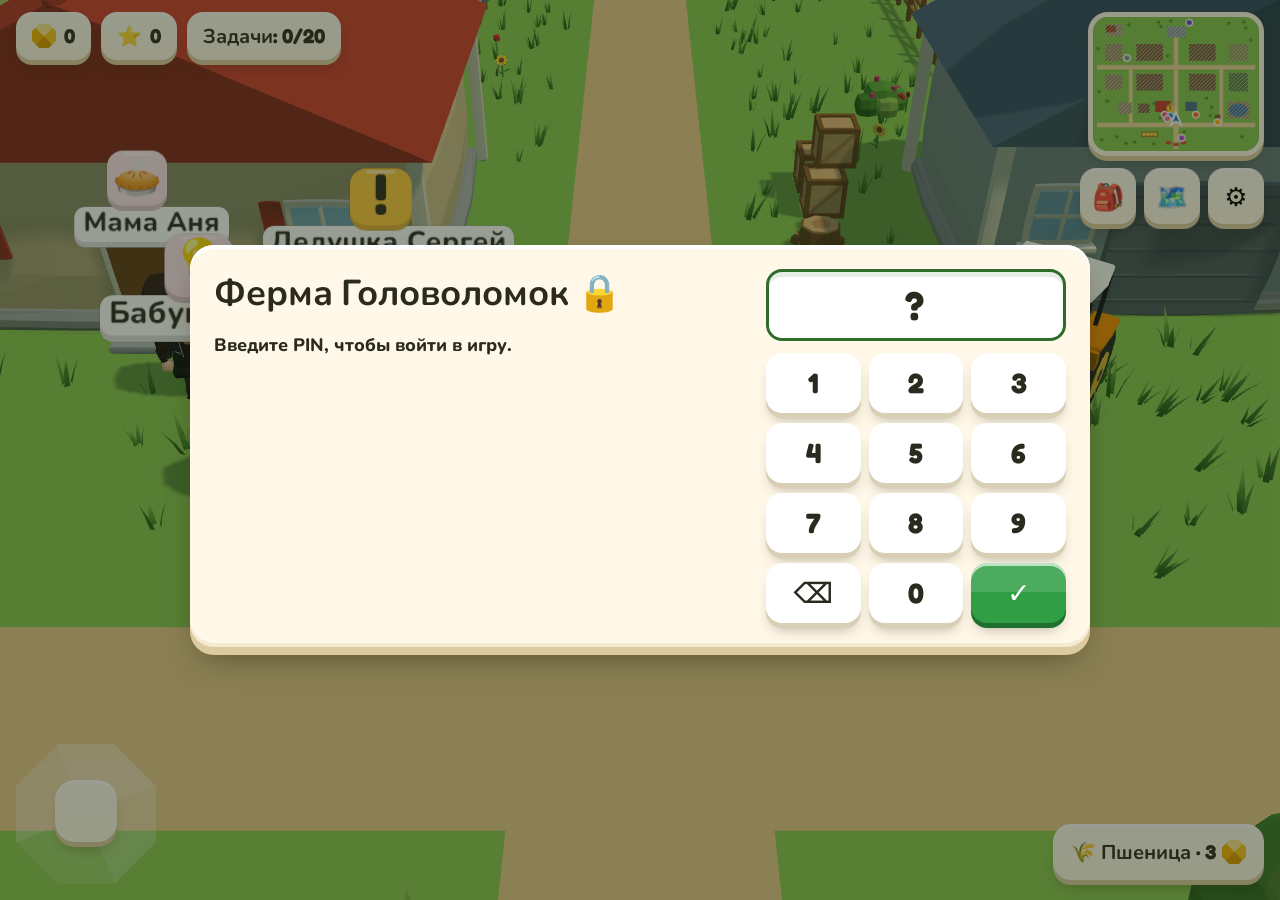
<file: index.html>
<!doctype html>
<html lang="ru">
<head>
<meta charset="utf-8">
<meta name="viewport" content="width=device-width,initial-scale=1,viewport-fit=cover,user-scalable=no">
<meta name="theme-color" content="#86c34f">
<title>Ферма Головоломок</title>
<link rel="icon" href="assets/icons/icon-192.png">
<link rel="manifest" href="manifest.webmanifest">
<link rel="apple-touch-icon" href="assets/icons/icon-180.png">
<meta name="apple-mobile-web-app-capable" content="yes">
<meta name="mobile-web-app-capable" content="yes">
<meta name="apple-mobile-web-app-status-bar-style" content="black-translucent">
<meta name="apple-mobile-web-app-title" content="Ферма">
<link rel="stylesheet" href="css/style.css">
<script type="importmap">
{ "imports": {
  "three": "./vendor/three/build/three.module.min.js",
  "three/addons/": "./vendor/three/addons/"
} }
</script>
</head>
<body>
<div class="load" id="load">
  <div class="load-title">Ферма Головоломок</div>
  <div class="bar"><div id="loadBar"></div></div>
  <div class="load-text" id="loadText">Загружаю ферму… 0%</div>
</div>

<div class="hud">
  <div class="chip"><span class="coin"></span><span id="coins">0</span></div>
  <div class="chip">⭐ <span id="stars">0</span></div>
  <div class="chip"><span>Задачи: <span id="solved">0</span>/20</span></div>
</div>

<div class="side">
  <canvas id="minimap" class="minimap" aria-label="Миникарта. Нажми, чтобы открыть большую карту"></canvas>
  <div class="side-btns">
    <button class="rbtn" id="btnCollection" aria-label="Коллекция">🎒</button>
    <button class="rbtn" id="btnMap" aria-label="Карта">🗺️</button>
    <button class="rbtn" id="btnSettings" aria-label="Настройки">⚙️</button>
  </div>
</div>

<button class="seed-btn" id="seedBtn" aria-label="Выбрать семена"></button>
<button class="seed-btn ride-btn" id="rideBtn" hidden></button>
<div class="joy" id="joy" aria-label="Джойстик"><div class="joy-knob" id="joyKnob"></div></div>
<div class="farm-bar" id="farmBar"></div>
<div class="toast" id="toast" hidden></div>
<div class="coach" id="coach" hidden></div>
<div class="rotate" id="rotate"><div>📱↻</div>Поверни планшет горизонтально</div>
<div class="veil" id="veil" hidden><div class="dlg" id="dlg"></div></div>

<div class="bigmap" id="bigmap" hidden>
  <div class="bigmap-head"><b>Карта фермы</b><span>Нажми на место — Лев пойдёт туда</span><button class="rbtn" id="bigmapClose" aria-label="Закрыть">✕</button></div>
  <canvas id="bigmapCanvas"></canvas>
</div>

<script type="module" src="js/main.js"></script>
</body>
</html>
</file>
<file: css/style.css>
/* Шрифты локально: Fredoka (цифры, латиница) + Nunito (кириллица) */
@font-face { font-family: Fredoka; font-weight: 700; font-display: swap; src: url(../assets/fonts/fredoka-latin-700-normal.woff2) format('woff2'); }
@font-face { font-family: Nunito; font-weight: 700; font-display: swap; src: url(../assets/fonts/nunito-cyrillic-700-normal.woff2) format('woff2'); unicode-range: U+0400-045F, U+0490-0491, U+04B0-04B1, U+2116; }
@font-face { font-family: Nunito; font-weight: 700; font-display: swap; src: url(../assets/fonts/nunito-latin-700-normal.woff2) format('woff2'); unicode-range: U+0000-00FF, U+2000-206F; }
@font-face { font-family: Nunito; font-weight: 800; font-display: swap; src: url(../assets/fonts/nunito-cyrillic-800-normal.woff2) format('woff2'); unicode-range: U+0400-045F, U+0490-0491, U+04B0-04B1, U+2116; }
@font-face { font-family: Nunito; font-weight: 800; font-display: swap; src: url(../assets/fonts/nunito-latin-800-normal.woff2) format('woff2'); unicode-range: U+0000-00FF, U+2000-206F; }
@font-face { font-family: Nunito; font-weight: 900; font-display: swap; src: url(../assets/fonts/nunito-cyrillic-900-normal.woff2) format('woff2'); unicode-range: U+0400-045F, U+0490-0491, U+04B0-04B1, U+2116; }
@font-face { font-family: Nunito; font-weight: 900; font-display: swap; src: url(../assets/fonts/nunito-latin-900-normal.woff2) format('woff2'); unicode-range: U+0000-00FF, U+2000-206F; }

/* Стиль интерфейса — как у 3D-мира: «мягкие кубики». Каждая кнопка и плашка — толстый блок:
   светлая верхняя грань (блик), нижняя грань-подставка цвета самого блока (--edge), при нажатии блок вдавливается.
   Вместо плавных градиентов — плоские грани с жёсткими границами, как у низкополигональных моделей. */
:root {
  --leaf: #2f6b2a; --sun: #ffc93c; --paper: #fff8e8; --ink: #2b2a1f; --clay: #e2622b; --ok: #2f9e44; --bad: #d6336c;
  --paper-edge: #dccb9f; --white-edge: #d8cfb6; --sun-edge: #c99a12; --ok-edge: #1f6f2f; --clay-edge: #a8431a; --muted: #75664a;
  --disp: "Fredoka", "Nunito", system-ui, sans-serif; --body: "Nunito", system-ui, sans-serif;
  --top: calc(env(safe-area-inset-top, 0px) + 12px);
  --l: max(16px, env(safe-area-inset-left, 0px)); --r: max(16px, env(safe-area-inset-right, 0px));
  --rb: 16px; --rp: 24px;                    /* скругление блока и окна */
  --lift: 5px;                                /* высота блока над «землёй» */
  --hi: inset 0 3px 0 rgba(255,255,255,.65); /* блик на верхней грани */
  --drop: 0 calc(var(--lift) + 6px) 14px -6px rgba(45,35,10,.38);
  --sheen: linear-gradient(rgba(255,255,255,.14) 0 48%, transparent 48%); /* две плоские грани: верхняя светлее */
  color-scheme: light;
}
* { box-sizing: border-box; }
html, body { margin: 0; height: 100%; overflow: hidden; background: #86c34f; color: var(--ink); font-family: var(--body);
  touch-action: none; user-select: none; -webkit-user-select: none; -webkit-touch-callout: none; }
canvas.scene { position: fixed; inset: 0; display: block; }
button { font-family: var(--disp); cursor: pointer; -webkit-tap-highlight-color: transparent; }
button:focus-visible { outline: 3px solid #1c7ed6; outline-offset: 3px; }
button:disabled { cursor: default; filter: saturate(.4); opacity: .7; }
[hidden] { display: none !important; }

/* Блок: общий вид кнопок и плашек */
.chip, .rbtn, .btn, .keys button, .tab, .seed-btn, .peek, .x, .joy-knob {
  --edge: var(--white-edge);
  background-image: var(--sheen);
  box-shadow: var(--hi), 0 var(--lift) 0 var(--edge), var(--drop);
  transition: transform .08s, box-shadow .08s;
}
.rbtn:active, .btn:active, .keys button:active, .tab:active, .seed-btn:active, .peek:active, .x:active {
  transform: translateY(calc(var(--lift) - 1px)); box-shadow: var(--hi), 0 1px 0 var(--edge);
}

/* Загрузка: поле из плоских граней */
.load { position: fixed; inset: 0; z-index: 50; display: flex; flex-direction: column; align-items: center; justify-content: center; gap: 18px; color: #fff;
  background: linear-gradient(118deg, #7fbf45 0 28%, transparent 28%), linear-gradient(242deg, #6aa63a 0 34%, transparent 34%),
    linear-gradient(200deg, #9ad35c 0 48%, transparent 48%), linear-gradient(160deg, #8cc94f 0 56%, #5e9a33 56%); }
.load-title { font: 700 44px var(--disp); text-shadow: 0 4px 0 #3f7a26; }
.bar { width: min(420px, 80vw); height: 24px; border-radius: 10px; background: #4f8a2c; box-shadow: inset 0 4px 0 rgba(0,0,0,.18), 0 4px 0 #3f7a26; overflow: hidden; }
.bar div { height: 100%; width: 0; background: var(--sun) var(--sheen); border-radius: 10px; transition: width .2s; }
.load-text { font: 800 18px var(--body); text-shadow: 0 2px 0 #3f7a26; }

/* Верхняя панель */
.hud { position: fixed; top: var(--top); left: var(--l); display: flex; gap: 10px; flex-wrap: wrap; pointer-events: none; z-index: 5; }
.chip { --edge: var(--paper-edge); background-color: var(--paper); border-radius: var(--rb); padding: 8px 16px; font: 700 20px var(--disp);
  display: flex; gap: 8px; align-items: center; min-height: 48px; }
/* монета — восьмиугольник из четырёх плоских граней */
.coin { width: 24px; height: 24px; flex: none; clip-path: polygon(30% 0, 70% 0, 100% 30%, 100% 70%, 70% 100%, 30% 100%, 0 70%, 0 30%);
  background: conic-gradient(from -45deg, #ffe58a 0 25%, #fcc419 0 50%, #d99a00 0 75%, #f5b301 0); }

/* Миникарта и кнопки справа */
.side { position: fixed; top: var(--top); right: var(--r); display: flex; flex-direction: column; align-items: flex-end; gap: 12px; z-index: 5; }
.minimap { border-radius: 20px; border: 5px solid var(--paper); box-shadow: 0 var(--lift) 0 var(--paper-edge), var(--drop); background: #86c34f; }
.side-btns { display: flex; gap: 8px; }
.rbtn { --edge: var(--paper-edge); width: 56px; height: 56px; border: 0; border-radius: var(--rb); background-color: var(--paper); font-size: 26px; }

/* Подсказка-тост */
.toast { position: fixed; left: 50%; bottom: calc(env(safe-area-inset-bottom, 0px) + 26px); transform: translateX(-50%); z-index: 6;
  background: #2b2a1f var(--sheen); color: #fff; padding: 12px 20px; border-radius: var(--rb); font: 800 18px var(--body);
  box-shadow: inset 0 3px 0 rgba(255,255,255,.12), 0 5px 0 #14130d, var(--drop);
  pointer-events: none; max-width: calc(100% - 32px); text-align: center; animation: pop .25s; }

/* Большая карта */
.bigmap { position: fixed; inset: 0; z-index: 20; background: rgba(30,40,20,.6); display: flex; flex-direction: column; align-items: center; justify-content: center; gap: 12px;
  padding: var(--top) var(--r) 16px var(--l); animation: pop .2s; }
.bigmap-head { display: flex; align-items: center; gap: 16px; color: #fff; text-shadow: 0 2px 0 rgba(0,0,0,.3); }
.bigmap-head b { font: 700 28px var(--disp); }
.bigmap-head span { font: 800 16px var(--body); }
#bigmapCanvas { border-radius: 20px; border: 6px solid var(--paper); box-shadow: 0 7px 0 var(--paper-edge), 0 16px 28px -8px rgba(0,0,0,.45); }

/* Кольцо в точке касания — восьмиугольник, как грани в мире */
.ping { position: fixed; width: 46px; height: 46px; margin: -23px 0 0 -23px; pointer-events: none; z-index: 4; background: #fff;
  clip-path: polygon(evenodd, 30% 0, 70% 0, 100% 30%, 100% 70%, 70% 100%, 30% 100%, 0 70%, 0 30%, 0 30%, 12% 36%, 12% 64%, 36% 88%, 64% 88%, 88% 64%, 88% 36%, 64% 12%, 36% 12%, 12% 36%, 0 30%);
  animation: ping .5s ease-out forwards; }

@keyframes pop { from { transform: translateX(var(--tx, 0)) scale(.85); opacity: 0; } to { opacity: 1; } }
.toast { --tx: -50%; }
@keyframes ping { from { transform: scale(.3); opacity: 1; } to { transform: scale(1.3); opacity: 0; } }
@media (prefers-reduced-motion: reduce) { * { animation: none !important; transition: none !important; } }
@media (max-height: 520px) { .minimap { width: 132px !important; height: 108px !important; } }

/* ---------- Диалоги и задачи ---------- */
.veil { position: fixed; inset: 0; z-index: 30; background: rgba(30,40,20,.45); display: flex; align-items: center; justify-content: center;
  padding: 16px var(--r) 24px var(--l); }
/* окно — большой блок: светлая кромка сверху, толстая подставка снизу */
.dlg { position: relative; background: var(--paper); border-radius: var(--rp); max-width: 900px; width: 100%; max-height: 100%; overflow: auto;
  display: flex; flex-wrap: wrap; gap: 20px; padding: 24px; animation: pop .25s;
  box-shadow: inset 0 4px 0 #fff, inset 0 -4px 0 rgba(160,130,70,.12), 0 8px 0 var(--paper-edge), 0 20px 32px -12px rgba(30,25,10,.5); }
.dlg.bottom { align-self: flex-end; max-width: 980px; padding: 18px 22px; margin-bottom: env(safe-area-inset-bottom, 0px); cursor: pointer; }
.dlg .l { flex: 1 1 360px; min-width: 0; display: flex; flex-direction: column; gap: 14px; }
/* портрет — квадратная плитка-кубик */
.face { width: 84px; height: 84px; border-radius: 22px; flex: none; overflow: hidden;
  box-shadow: inset 0 3px 0 rgba(255,255,255,.55), inset 0 -5px 0 rgba(0,0,0,.1), 0 4px 0 rgba(120,90,30,.25); }
.face img { width: 100%; height: 100%; display: block; }
.facebox { display: flex; flex-direction: column; align-items: center; gap: 8px; flex: none; }
.peek { border: 0; border-radius: 12px; background-color: #fff; font: 800 13px var(--body); color: var(--ink); padding: 6px 10px; white-space: nowrap; --lift: 3px; }
body.peeking .veil { background: transparent; pointer-events: none; }
body.peeking .dlg, body.peeking .hud, body.peeking .side, body.peeking .joy, body.peeking .farm-bar, body.peeking .seed-btn { display: none; }
.peek-x { position: fixed; z-index: 40; top: calc(14px + env(safe-area-inset-top, 0px)); right: calc(14px + env(safe-area-inset-right, 0px));
  width: 60px; height: 60px; font-size: 34px; }
.talk { display: flex; gap: 18px; align-items: center; width: 100%; }
.talk-body { flex: 1; min-width: 0; }
.talk-body b { font: 700 22px var(--disp); color: var(--clay); }
.say { font: 800 21px/1.4 var(--body); margin-top: 4px; }
.next { flex: none; }
.who { display: flex; gap: 14px; align-items: center; }
.who b { font: 700 24px var(--disp); display: block; }
.who span { font: 800 14px var(--body); color: var(--muted); }
.stars { margin-left: auto; font-size: 30px; letter-spacing: 2px; white-space: nowrap; }
.stars i, .big-stars i { font-style: normal; color: #d8cfb6; }
.stars i.on, .big-stars i.on { color: #f5b301; text-shadow: 0 3px 0 #b07800; }
.q { font: 800 21px/1.45 var(--body); }
.q.small { font-size: 18px; }
/* подсказки — плоские цветные плитки с утопленной нижней гранью */
.note, .hint, .sol { border-radius: 14px; box-shadow: inset 0 -4px 0 rgba(0,0,0,.07); }
.note { background: #d3f9d8; padding: 10px 14px; font: 800 17px var(--body); color: #1f6f2f; }
.hint { background: #fff1b8; border: 2px solid var(--sun); padding: 12px 14px; font: 800 18px/1.4 var(--body); margin-bottom: 8px; }
.hint small, .sol small { display: block; font-size: 13px; color: #7a5c00; margin-bottom: 2px; }
.sol { background: #e7f5ff; padding: 12px 14px; font: 800 18px/1.4 var(--body); }
.sol small { color: #1864ab; }
.msg { font: 900 18px var(--body); color: var(--bad); min-height: 24px; }
.pad { flex: 0 1 300px; display: flex; flex-direction: column; gap: 12px; min-width: 260px; margin: 0 auto; }
/* поле ответа — утопленная ячейка */
.ans { height: 72px; border-radius: var(--rb); border: 3px solid var(--leaf); background: #fff; font: 700 40px var(--disp);
  box-shadow: inset 0 5px 0 rgba(47,107,42,.12); display: flex; align-items: center; justify-content: center; letter-spacing: 4px; }
.keys { display: grid; grid-template-columns: repeat(3, minmax(0, 1fr)); gap: 10px 8px; }
.keys button, .btn { min-height: 60px; border: 0; border-radius: var(--rb); background-color: #fff; font: 700 28px var(--disp); color: var(--ink); }
.row { display: flex; gap: 10px 8px; flex-wrap: wrap; }
.row .btn { flex: 1; font-size: 18px; padding: 0 10px; white-space: nowrap; }
.prize .coin { display: inline-block; vertical-align: -4px; }
.btn.y, .keys .y { --edge: var(--sun-edge); background-color: var(--sun); }
.btn.g, .keys .g { --edge: var(--ok-edge); background-color: var(--ok); color: #fff; }
.btn.granny { --edge: #e6a3bd; background-color: #ffdeeb; }
.x { --edge: var(--paper-edge); --lift: 4px; position: absolute; top: 12px; right: 12px; width: 52px; height: 52px; border: 0; border-radius: var(--rb); background-color: #efe6cf; font-size: 24px; color: var(--ink); }
.peek-x { position: fixed; }
.dlg.task .who { padding-right: 60px; }
.dlg.boss { border: 5px solid #f5b301; box-shadow: inset 0 4px 0 #fff, 0 8px 0 #c99a12, 0 20px 32px -12px rgba(30,25,10,.5); }
.shake { animation: shake .4s; }
@keyframes shake { 25% { transform: translateX(-10px); } 75% { transform: translateX(10px); } }

/* Победа */
.win-dlg { max-width: 620px; text-align: center; }
.win { font: 700 36px var(--disp); color: var(--ok); }
.big-stars { font-size: 64px; letter-spacing: 6px; }
.big-stars i.on { display: inline-block; animation: starpop .5s backwards; }
@keyframes starpop { from { transform: scale(0) rotate(-90deg); } 70% { transform: scale(1.3); } to { transform: none; } }
.prize { background: var(--leaf) var(--sheen); color: #fff; border-radius: var(--rb); padding: 14px 18px; font: 700 22px var(--disp);
  box-shadow: inset 0 3px 0 rgba(255,255,255,.2), 0 5px 0 #1d4a1a; }
/* конфетти — маленькие кубики, крутятся гранями */
.cf { position: fixed; width: 9px; height: 9px; border-radius: 2px; pointer-events: none; z-index: 40; box-shadow: inset -3px -3px 0 rgba(0,0,0,.18); animation: fall 1.8s ease-in forwards; }
@keyframes fall { to { transform: translate(var(--dx), var(--dy)) rotate(720deg); opacity: 0; } }

/* Звонок папе */
@keyframes blink { 50% { opacity: .4; } }
@media (max-height: 640px) { .keys button, .btn { min-height: 52px; } .ans { height: 58px; } }
.fl { position: fixed; z-index: 8; font: 700 26px var(--disp); color: #fff; -webkit-text-stroke: 1.5px #8a5a00; text-shadow: 0 3px 0 #8a5a00;
  pointer-events: none; animation: up 1s forwards; white-space: nowrap; }
@keyframes up { to { transform: translateY(-60px); opacity: 0; } }

/* ---------- Ферма ---------- */
.seed-btn { --edge: var(--paper-edge); position: fixed; right: var(--r); bottom: calc(env(safe-area-inset-bottom, 0px) + 20px); z-index: 5; min-height: 56px; padding: 0 18px;
  border: 0; border-radius: 18px; background-color: var(--paper); font: 700 20px var(--disp); color: var(--ink); display: flex; gap: 6px; align-items: center; }
.ride-btn { bottom: calc(env(safe-area-inset-bottom, 0px) + 90px); }
/* джойстик: восьмиугольная площадка из четырёх граней и блок-рукоятка (её двигает JS, без плавности) */
.joy { position: fixed; left: var(--l); bottom: calc(env(safe-area-inset-bottom, 0px) + 16px); z-index: 5; width: 140px; height: 140px; touch-action: none; }
.joy::before { content: ''; position: absolute; inset: 0; clip-path: polygon(30% 0, 70% 0, 100% 30%, 100% 70%, 70% 100%, 30% 100%, 0 70%, 0 30%);
  background: conic-gradient(from -22.5deg, rgba(255,255,255,.36) 0 25%, rgba(255,255,255,.24) 0 50%, rgba(255,255,255,.14) 0 75%, rgba(255,255,255,.28) 0); }
.joy-knob { --edge: var(--paper-edge); position: absolute; left: 50%; top: 50%; width: 62px; height: 62px; margin: -34px -31px; border-radius: 20px;
  background-color: var(--paper); pointer-events: none; transition: none; }
.farm-bar { position: fixed; left: 50%; transform: translateX(-50%); bottom: calc(env(safe-area-inset-bottom, 0px) + 90px); z-index: 5; display: flex; gap: 10px; }
.farm-bar .btn { font-size: 20px; padding: 0 20px; white-space: nowrap; animation: pop .25s; }
.list { display: flex; flex-direction: column; gap: 10px; }
/* строки списков — плитки с маленькой подставкой */
.li { display: flex; justify-content: space-between; align-items: center; gap: 12px; background: #fff; border-radius: 14px; padding: 8px 14px; min-height: 56px;
  font: 800 18px var(--body); box-shadow: 0 3px 0 #e6dcc2; }
.li small { color: var(--muted); margin-left: 6px; }
.li b { font: 700 20px var(--disp); display: flex; gap: 6px; align-items: center; }
.li i { font-style: normal; color: var(--muted); font-size: 15px; }
.btn.sm { min-height: 48px; font-size: 17px; padding: 0 16px; flex: none; --lift: 4px; }
.muted { font: 800 14px var(--body); color: var(--muted); }
.tabs { display: flex; gap: 8px; }
.tab { --edge: var(--paper-edge); --lift: 4px; flex: 1; min-height: 52px; border: 0; border-radius: 14px; background-color: #efe6cf; font: 700 20px var(--disp); color: var(--ink); }
.tab.on { --edge: var(--clay-edge); background-color: var(--clay); color: #fff; }
.market { max-width: 640px; }
.market .who { padding-right: 60px; }

/* Главы и финал: небо из плоских граней */
.chapter-dlg { max-width: 640px;
  background: linear-gradient(150deg, #fff8e8 0 38%, transparent 38%), linear-gradient(210deg, #fff1c4 0 52%, transparent 52%), linear-gradient(170deg, #ffeeb3 0 70%, #ffe08a 70%); }
.chapter { display: flex; flex-direction: column; align-items: center; gap: 16px; text-align: center; width: 100%; padding: 10px 0; }
.ch-title { font: 700 34px var(--disp); color: var(--clay); text-wrap: balance; }
.ch-text { font: 800 20px/1.45 var(--body); max-width: 60ch; text-wrap: pretty; }
.chapter .btn { min-width: 220px; font-size: 22px; }
.trophy { font-size: 90px; animation: starpop .7s; }

/* ---------- Обучение ---------- */
.coach { position: fixed; left: 50%; transform: translateX(-50%); top: calc(env(safe-area-inset-top, 0px) + 80px); z-index: 6; width: min(640px, calc(100% - 420px));
  min-width: 320px; background: var(--paper); border-radius: 20px; padding: 12px 16px; display: flex; gap: 12px; align-items: center;
  box-shadow: inset 0 3px 0 #fff, 0 6px 0 var(--paper-edge), var(--drop); animation: pop .3s; }
.coach .face { width: 64px; height: 64px; border-radius: 18px; }
.coach-text { font: 800 17px/1.35 var(--body); flex: 1; }
.coach-text b { display: block; font: 700 18px var(--disp); color: var(--clay); }
.link { border: 0; background: none; color: var(--muted); font: 800 15px var(--body); text-decoration: underline; min-height: 48px; padding: 0 8px; }

/* ---------- Вечер: закатное небо гранями ---------- */
.evening { display: flex; flex-direction: column; align-items: center; gap: 14px; width: 100%; text-align: center; }
.ev-dlg { box-shadow: inset 0 4px 0 rgba(255,255,255,.4), 0 8px 0 #a8431a, 0 20px 32px -12px rgba(30,25,10,.5);
  background: linear-gradient(160deg, #ffd8a8 0 30%, transparent 30%), linear-gradient(200deg, #ffc078 0 46%, transparent 46%),
    linear-gradient(165deg, #ffa94d 0 66%, #e8590c 66%); }
.ev-sky { font-size: 80px; }
.ev-timer { font: 800 18px var(--body); }
.ev-timer b { font: 700 30px var(--disp); display: block; }
.evening .talk { text-align: left; background: rgba(255,248,232,.88); border-radius: 18px; padding: 12px; box-shadow: 0 4px 0 rgba(120,50,10,.25); }
.evening .link { color: #5c3a1e; }

/* ---------- Коллекция и родители ---------- */
.coll, .parent { max-width: 820px; }
.grid { display: grid; grid-template-columns: repeat(auto-fill, minmax(130px, 1fr)); gap: 12px 10px; }
.cell { background: #fff; border-radius: 16px; padding: 10px; text-align: center; min-height: 110px; display: flex; flex-direction: column; align-items: center; justify-content: center; gap: 4px;
  box-shadow: inset 0 3px 0 rgba(255,255,255,.7), 0 4px 0 #e6dcc2; }
.cell.locked { background: #efe6cf; color: #8a7d60; box-shadow: inset 0 4px 0 rgba(0,0,0,.06); }
.ci { font-size: 38px; }
.cn { font: 800 15px var(--body); }
.cs { font: 800 12px var(--body); color: var(--muted); }
.step { display: flex; gap: 8px; align-items: center; }
.step b { font: 700 24px var(--disp); min-width: 40px; text-align: center; }
.li.col { flex-direction: column; align-items: stretch; }
.li.danger { background: #fff0f0; box-shadow: 0 3px 0 #f2c9c9; }
.li span small { display: block; margin: 2px 0 0; }
.inp { font: 800 17px var(--body); border: 2px solid #d8cfb6; border-radius: 12px; padding: 10px 12px; min-height: 48px; background: #fff; width: 100%; color: var(--ink);
  box-shadow: inset 0 4px 0 rgba(0,0,0,.05); }
.inp:focus { outline: none; border-color: #1c7ed6; }
input, textarea, select { user-select: text; -webkit-user-select: text; touch-action: auto; }
.rng { width: 220px; accent-color: var(--clay); height: 40px; }
.stats { display: grid; grid-template-columns: repeat(4, 1fr); gap: 8px; }
.stats div { background: #fff; border-radius: 12px; padding: 8px; text-align: center; font: 800 13px var(--body); color: var(--muted); box-shadow: 0 3px 0 #e6dcc2; }
.stats b { display: block; font: 700 22px var(--disp); color: var(--ink); }
.tbl { width: 100%; border-collapse: collapse; font: 800 15px var(--body); background: #fff; border-radius: 12px; overflow: hidden; box-shadow: 0 3px 0 #e6dcc2; }
.tbl th, .tbl td { padding: 6px 8px; text-align: left; border-bottom: 1px solid #efe6cf; }
.tbl th { background: #efe6cf; }
.tbl .dim td { color: #a0947a; }

/* ---------- Поверни планшет ---------- */
.rotate { display: none; }
@media (orientation: portrait) and (max-width: 900px) {
  .rotate { display: flex; position: fixed; inset: 0; z-index: 100; color: #fff; flex-direction: column; align-items: center; justify-content: center;
    font: 700 24px var(--disp); gap: 12px; text-align: center; padding: 24px; text-shadow: 0 3px 0 #3f7a26;
    background: linear-gradient(118deg, #7fbf45 0 28%, transparent 28%), linear-gradient(242deg, #6aa63a 0 34%, transparent 34%), linear-gradient(160deg, #8cc94f 0 56%, #5e9a33 56%); }
  .rotate div { font-size: 64px; }
}
@media (max-width: 1000px) { .coach { width: calc(100% - 32px); top: auto; bottom: calc(env(safe-area-inset-bottom, 0px) + 150px); } }
</file>
